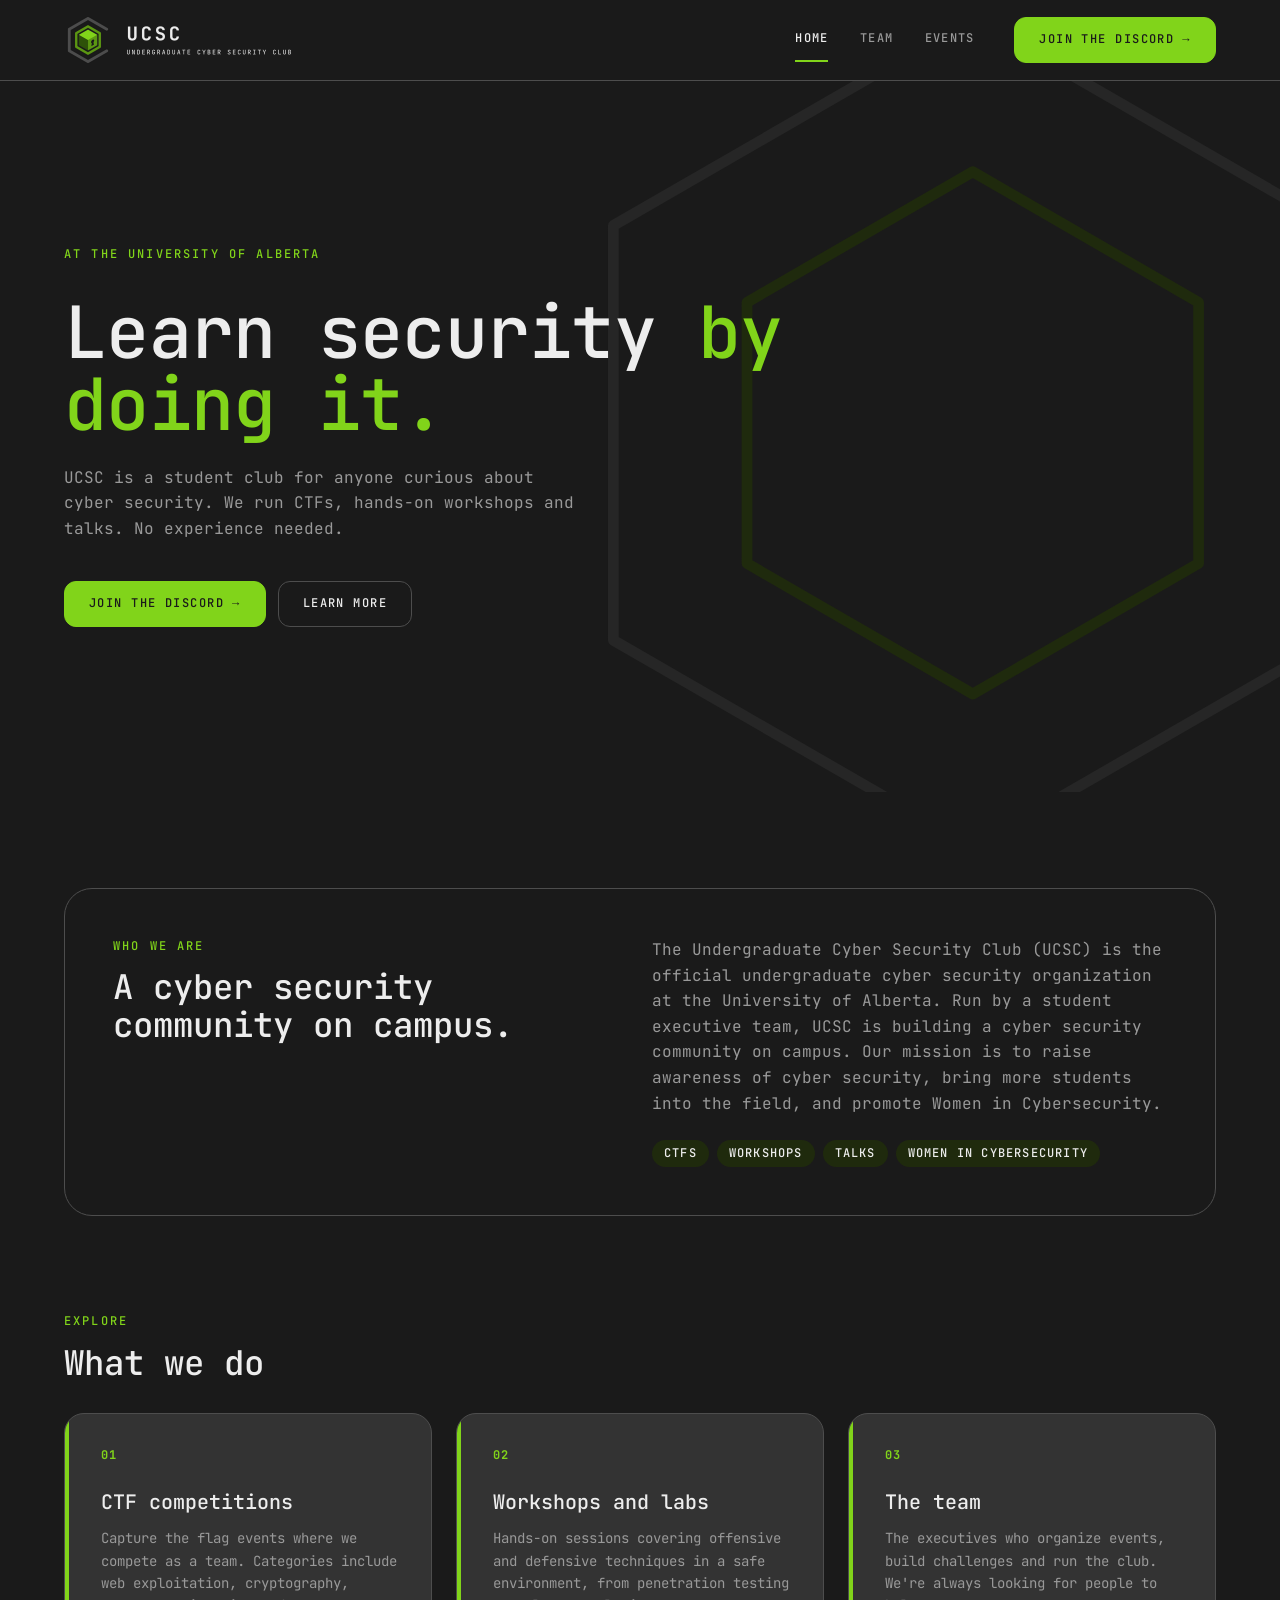
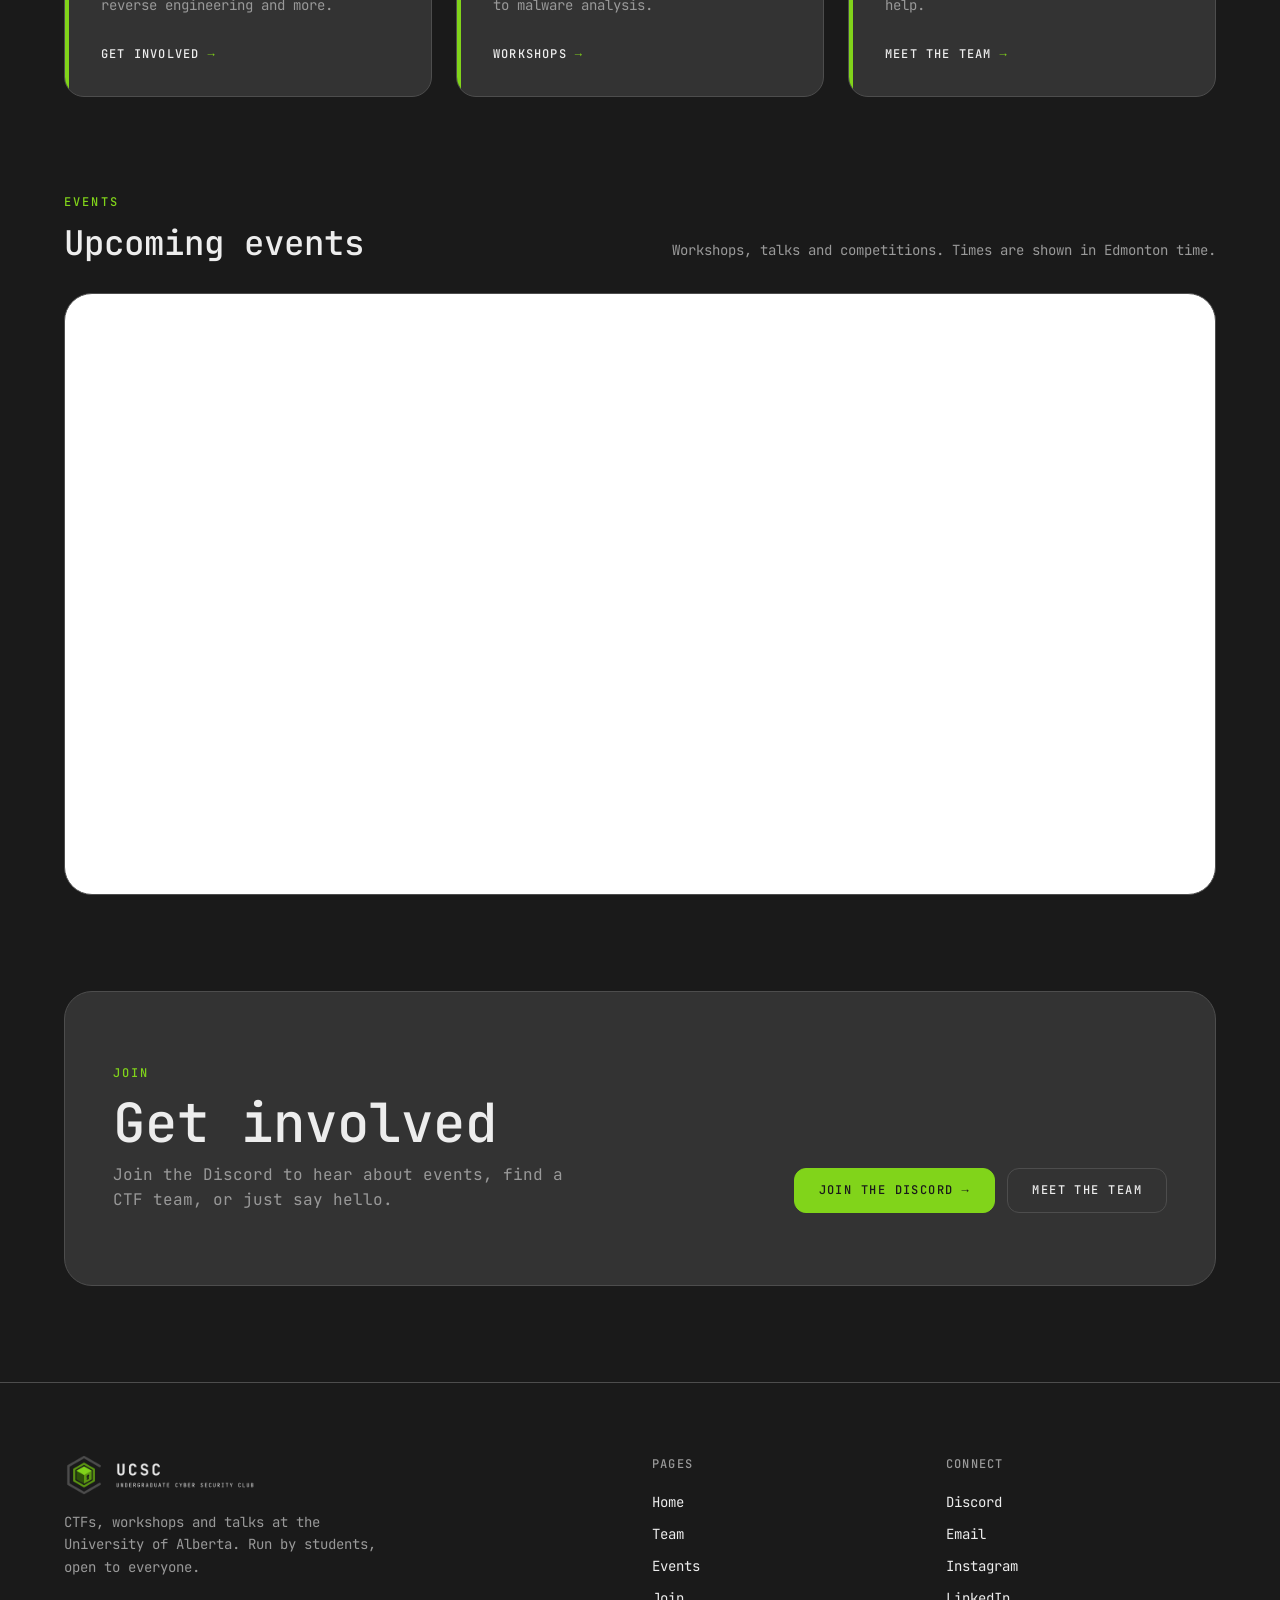
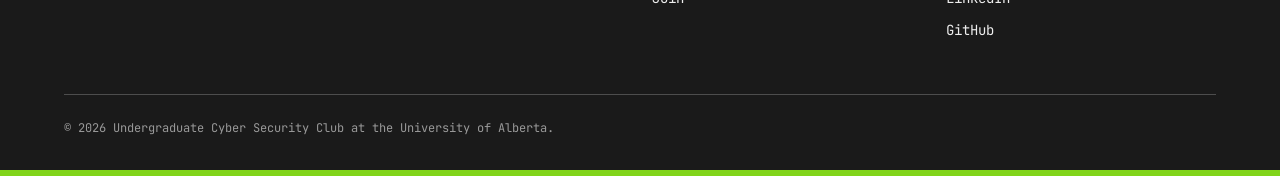
<file: index.html>
<!DOCTYPE html>
<html lang="en">
<head>
  <meta charset="UTF-8">
  <meta name="viewport" content="width=device-width, initial-scale=1.0">
  <title>UCSC — Undergraduate Cyber Security Club</title>
  <meta name="description" content="UCSC, the Undergraduate Cyber Security Club at the University of Alberta. CTFs, workshops and talks, open to all skill levels.">
  <meta name="theme-color" content="#1A1A1A">
  <link rel="icon" type="image/png" sizes="32x32" href="assets/png/mark-default-32.png">
  <link rel="icon" type="image/png" sizes="64x64" href="assets/png/mark-default-64.png">
  <link rel="apple-touch-icon" href="assets/png/mark-default-256.png">
  <link rel="preload" href="assets/fonts/jetbrains-mono-latin.woff2" as="font" type="font/woff2" crossorigin>
  <link rel="stylesheet" href="style.css">
</head>
<body>

  <nav id="navbar">
    <div class="nav-inner">
      <a href="index.html" class="nav-brand">
        <img src="assets/png/lockup-horizontal-2x.png" width="229" height="48" alt="UCSC">
      </a>
      <ul class="nav-links" id="navLinks">
        <li><a href="index.html" class="active">Home</a></li>
        <li><a href="team.html">Team</a></li>
        <li><a href="#events">Events</a></li>
        <li class="nav-cta"><a href="https://discord.gg/hh8DezYDkE" class="btn btn-primary">Join the Discord</a></li>
      </ul>
      <button class="hamburger" id="menuToggle" aria-label="Toggle menu" aria-expanded="false" aria-controls="navLinks">
        <span></span><span></span><span></span>
      </button>
    </div>
  </nav>

  <header class="hero">
    <!-- Brand hexagon outline, geometry and colours copied from branding/Post Backgrounds -->
    <svg class="hero-hex" viewBox="0 0 120 120" aria-hidden="true" focusable="false">
      <g fill="none" stroke-linejoin="round" stroke-linecap="round">
        <polyline points="106.8,33 60,6 13.2,33 13.2,87 60,114 106.8,87" stroke="#262626" stroke-width="1.4"/>
        <polygon points="60,26 30.6,43 30.6,77 60,94 89.4,77 89.4,43" stroke="#1F2A0D" stroke-width="1.4"/>
      </g>
    </svg>
    <div class="wrap">
      <div class="hero-copy">
        <span class="eyebrow">At the University of Alberta</span>
        <h1 class="display">Learn security <span class="accent">by doing it.</span></h1>
        <p class="lede">UCSC is a student club for anyone curious about cyber security. We run CTFs, hands-on workshops and talks. No experience needed.</p>
        <div class="btn-group">
          <a href="https://discord.gg/hh8DezYDkE" class="btn btn-primary">Join the Discord</a>
          <a href="#about" class="btn btn-outline">Learn more</a>
        </div>
      </div>
    </div>
  </header>

  <section id="about" class="reveal">
    <div class="wrap">
      <div class="panel">
        <div class="panel-title">
          <span class="eyebrow">Who we are</span>
          <h2 class="h1">A cyber security community on campus.</h2>
        </div>
        <div class="panel-body">
          <p class="lead">The Undergraduate Cyber Security Club (UCSC) is the official undergraduate cyber security organization at the University of Alberta. Run by a student executive team, UCSC is building a cyber security community on campus. Our mission is to raise awareness of cyber security, bring more students into the field, and promote Women in Cybersecurity.</p>
          <ul class="pill-list">
            <li class="pill">CTFs</li>
            <li class="pill">Workshops</li>
            <li class="pill">Talks</li>
            <li class="pill">Women in Cybersecurity</li>
          </ul>
        </div>
      </div>
    </div>
  </section>

  <section id="explore" class="reveal">
    <div class="wrap">
      <div class="section-head">
        <span class="eyebrow">Explore</span>
        <h2 class="h1">What we do</h2>
      </div>
      <div class="cards">
        <a href="#join" class="card">
          <span class="card-num">01</span>
          <h3 class="h2">CTF competitions</h3>
          <p>Capture the flag events where we compete as a team. Categories include web exploitation, cryptography, reverse engineering and more.</p>
          <span class="card-link">Get involved</span>
        </a>
        <a href="#events" class="card">
          <span class="card-num">02</span>
          <h3 class="h2">Workshops and labs</h3>
          <p>Hands-on sessions covering offensive and defensive techniques in a safe environment, from penetration testing to malware analysis.</p>
          <span class="card-link">Workshops</span>
        </a>
        <a href="team.html" class="card">
          <span class="card-num">03</span>
          <h3 class="h2">The team</h3>
          <p>The executives who organize events, build challenges and run the club. We're always looking for people to help.</p>
          <span class="card-link">Meet the team</span>
        </a>
      </div>
    </div>
  </section>

  <section id="events" class="reveal">
    <div class="wrap">
      <div class="section-head split">
        <div class="section-title">
          <span class="eyebrow">Events</span>
          <h2 class="h1">Upcoming events</h2>
        </div>
        <p>Workshops, talks and competitions. Times are shown in Edmonton time.</p>
      </div>
      <!--
        Google Calendar embed.
        Set data-calendar-id to the club calendar's ID
        (Google Calendar → Settings → the calendar → "Integrate calendar" → Calendar ID).
        The calendar must be public: "Access permissions" → "Make available to public".
      -->
      <div class="calendar" id="calendar" data-calendar-id="chads@ualberta.ca" data-timezone="America/Edmonton">
        <iframe id="calendarFrame" title="UCSC events calendar" hidden></iframe>
        <p class="calendar-empty" id="calendarEmpty" hidden>The events calendar isn't connected yet.</p>
      </div>
    </div>
  </section>

  <div class="cta-section reveal" id="join">
    <div class="wrap">
      <div class="cta-banner">
        <div class="cta-copy">
          <span class="eyebrow">Join</span>
          <h2 class="h1">Get involved</h2>
          <p>Join the Discord to hear about events, find a CTF team, or just say hello.</p>
        </div>
        <div class="btn-group">
          <a href="https://discord.gg/hh8DezYDkE" class="btn btn-primary">Join the Discord</a>
          <a href="team.html" class="btn btn-outline">Meet the team</a>
        </div>
      </div>
    </div>
  </div>

  <footer>
    <div class="wrap footer-inner">
      <div class="footer-about">
        <a href="index.html" class="footer-brand">
          <img src="assets/png/lockup-horizontal-2x.png" width="229" height="48" alt="UCSC">
        </a>
        <p>CTFs, workshops and talks at the University of Alberta. Run by students, open to everyone.</p>
      </div>
      <div class="footer-col">
        <span class="label">Pages</span>
        <ul>
          <li><a href="index.html">Home</a></li>
          <li><a href="team.html">Team</a></li>
          <li><a href="index.html#events">Events</a></li>
          <li><a href="index.html#join">Join</a></li>
        </ul>
      </div>
      <div class="footer-col">
        <span class="label">Connect</span>
        <ul>
          <li><a href="https://discord.gg/hh8DezYDkE">Discord</a></li>
          <li><a href="mailto:ucsc@ualberta.ca">Email</a></li>
          <li><a href="https://www.instagram.com/ucsc_ualberta/">Instagram</a></li>
          <li><a href="https://www.linkedin.com/company/ucsc-ualberta">LinkedIn</a></li>
          <li><a href="https://github.com/UCSC-UAlberta">GitHub</a></li>
        </ul>
      </div>
      <p class="copyright">© 2026 Undergraduate Cyber Security Club at the University of Alberta.</p>
    </div>
  </footer>

  <script src="site.js"></script>
</body>
</html>
</file>
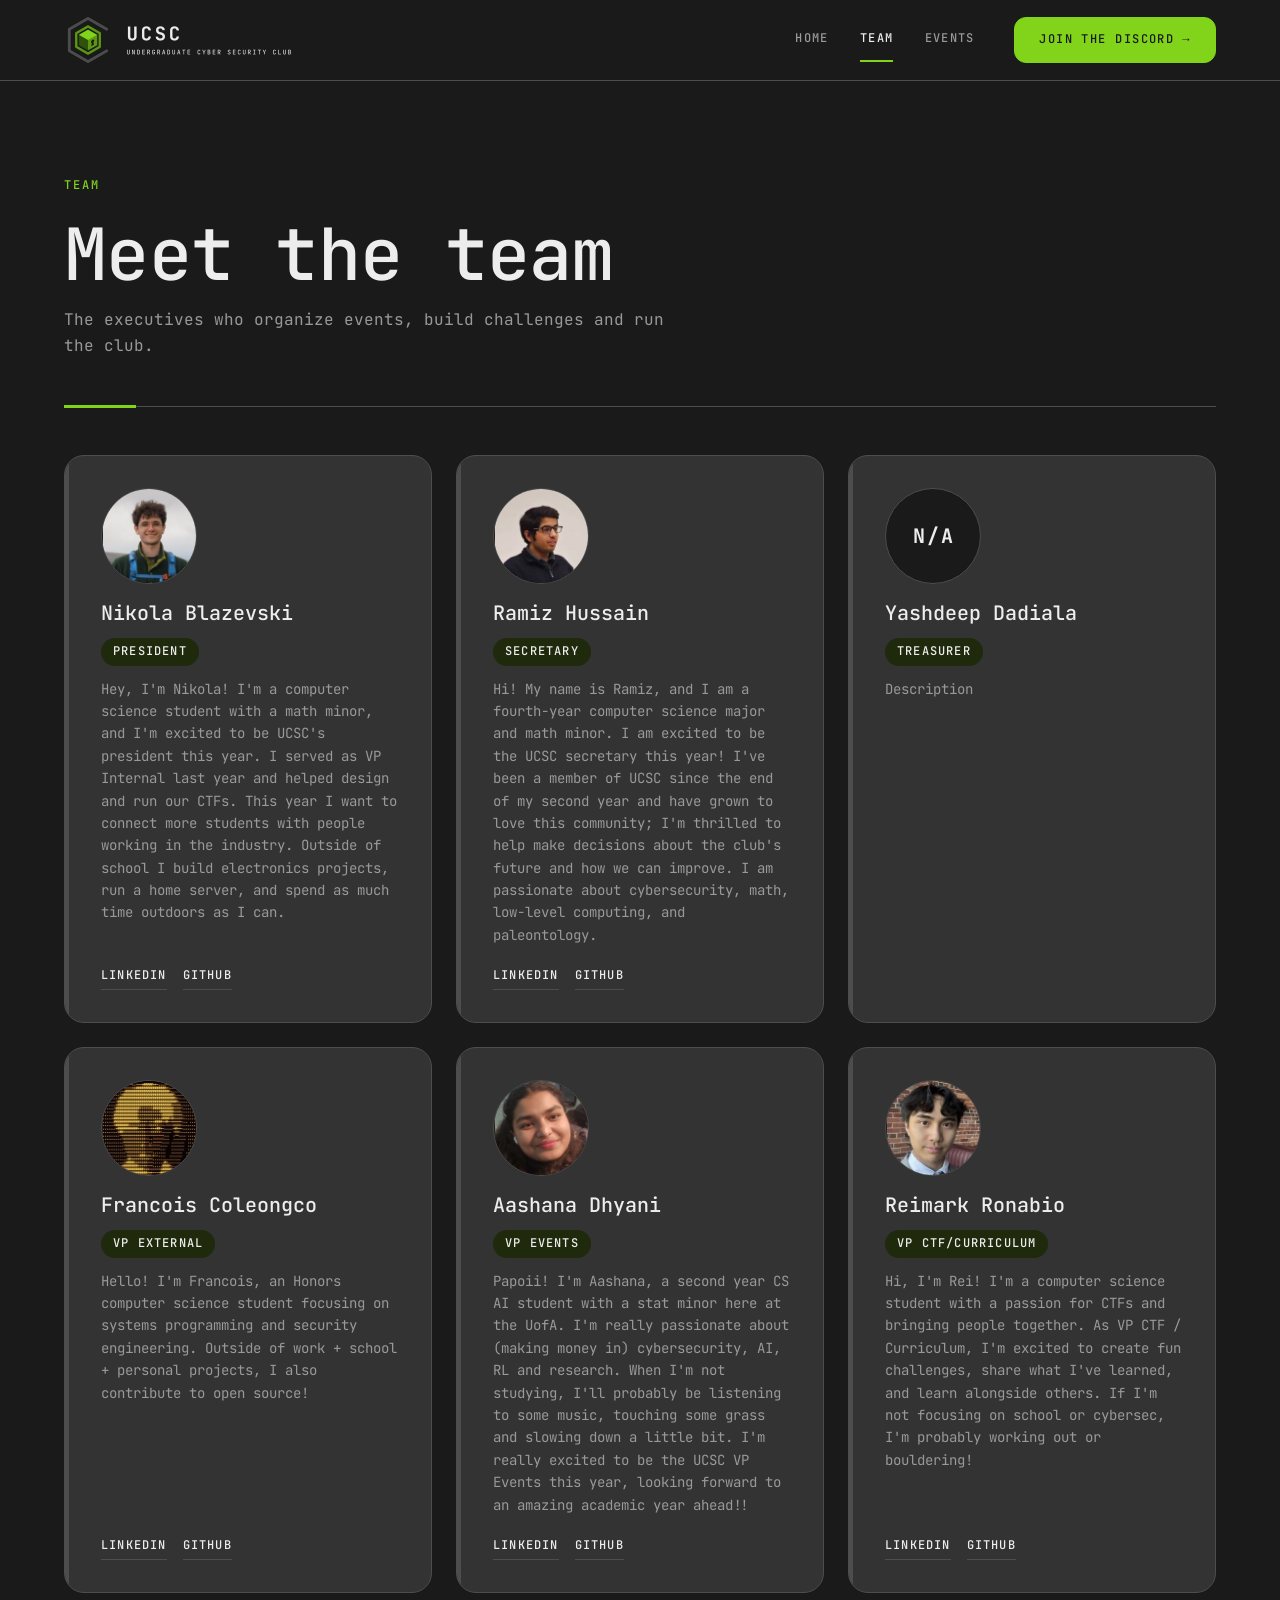
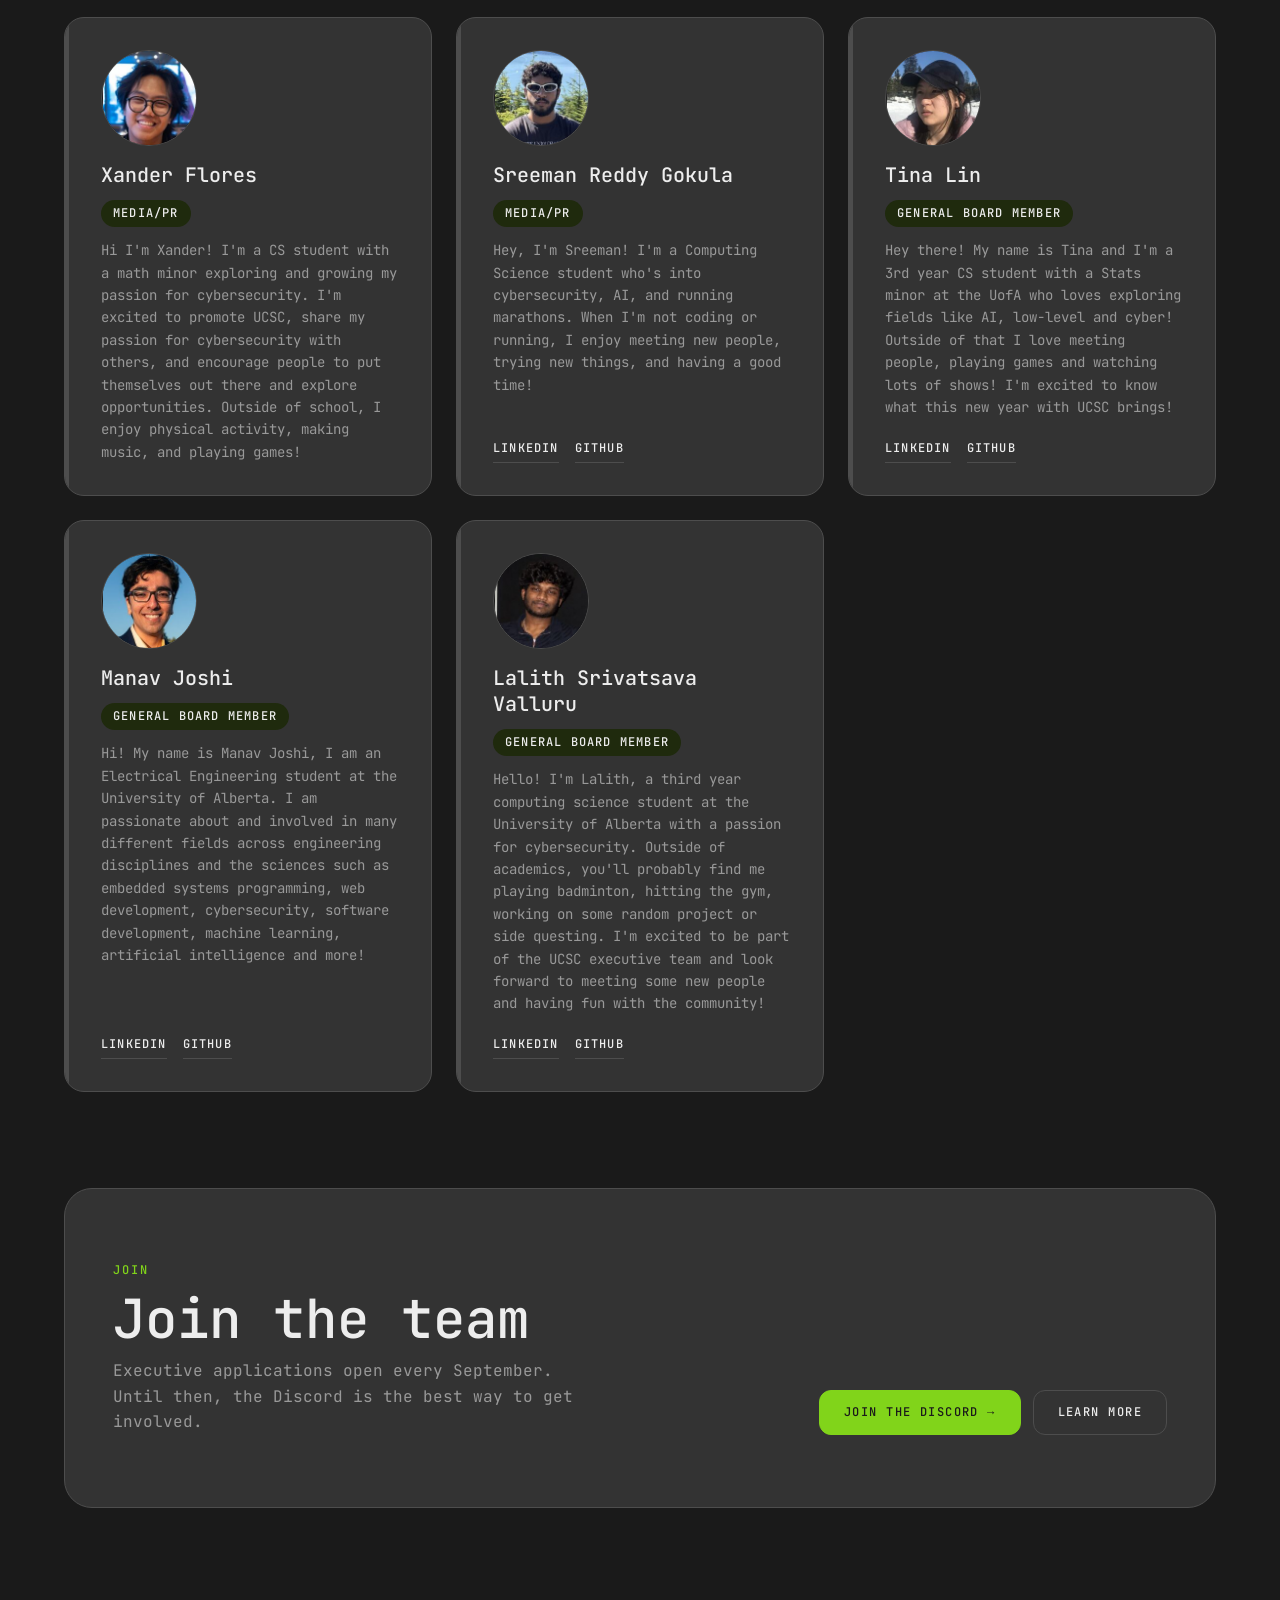
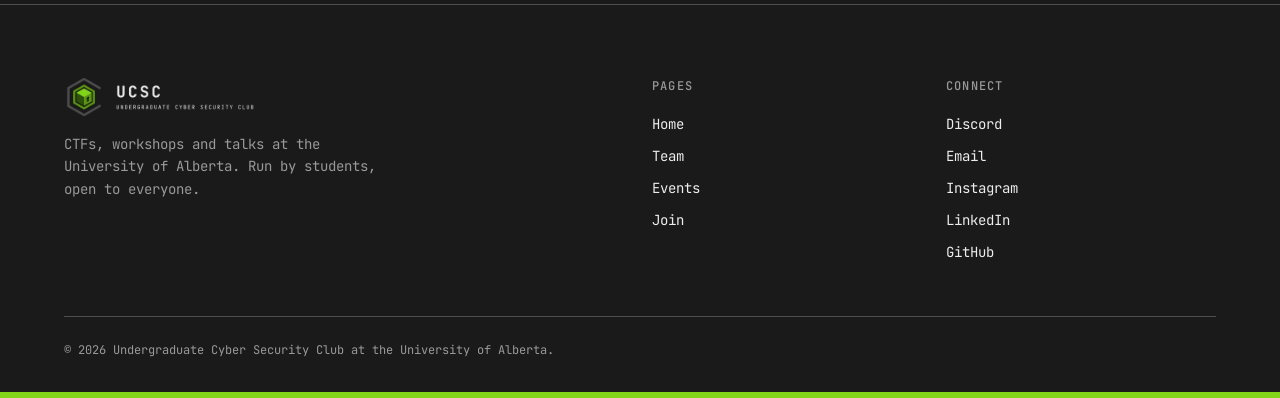
<file: team.html>
<!DOCTYPE html>
<html lang="en">
<head>
  <meta charset="UTF-8">
  <meta name="viewport" content="width=device-width, initial-scale=1.0">
  <title>Team — UCSC</title>
  <meta name="description" content="The UCSC executive team.">
  <meta name="theme-color" content="#1A1A1A">
  <link rel="icon" type="image/png" sizes="32x32" href="assets/png/mark-default-32.png">
  <link rel="icon" type="image/png" sizes="64x64" href="assets/png/mark-default-64.png">
  <link rel="apple-touch-icon" href="assets/png/mark-default-256.png">
  <link rel="preload" href="assets/fonts/jetbrains-mono-latin.woff2" as="font" type="font/woff2" crossorigin>
  <link rel="stylesheet" href="style.css">
</head>
<body>

  <nav id="navbar">
    <div class="nav-inner">
      <a href="index.html" class="nav-brand">
        <img src="assets/png/lockup-horizontal-2x.png" width="229" height="48" alt="UCSC">
      </a>
      <ul class="nav-links" id="navLinks">
        <li><a href="index.html">Home</a></li>
        <li><a href="team.html" class="active">Team</a></li>
        <li><a href="index.html#events">Events</a></li>
        <li class="nav-cta"><a href="https://discord.gg/hh8DezYDkE" class="btn btn-primary">Join the Discord</a></li>
      </ul>
      <button class="hamburger" id="menuToggle" aria-label="Toggle menu" aria-expanded="false" aria-controls="navLinks">
        <span></span><span></span><span></span>
      </button>
    </div>
  </nav>

  <header class="page-header">
    <div class="wrap">
      <span class="eyebrow">Team</span>
      <h1>Meet the team</h1>
      <p>The executives who organize events, build challenges and run the club.</p>
      <div class="rule" aria-hidden="true"></div>
    </div>
  </header>

  <main class="wrap">
    <div class="team-grid">
      <div class="team-card reveal">
        <div class="team-avatar" aria-hidden="true"><img src="assets/team/nikola-blazevski.jpg" alt="" width="72" height="72" loading="lazy" decoding="async"></div>
        <h2 class="h2">Nikola Blazevski</h2>
        <span class="pill team-role">President</span>
        <p class="team-bio">Hey, I'm Nikola! I'm a computer science student with a math minor, and I'm excited to be UCSC's president this year. I served as VP Internal last year and helped design and run our CTFs. This year I want to connect more students with people working in the industry. Outside of school I build electronics projects, run a home server, and spend as much time outdoors as I can.</p>
        <div class="team-links">
          <a href="https://www.linkedin.com/in/nikola-blazevski7" target="_blank" rel="noopener">LinkedIn</a>
          <a href="https://github.com/Nikola-Blazevski" target="_blank" rel="noopener">GitHub</a>
        </div>
      </div>

      <div class="team-card reveal">
        <div class="team-avatar" aria-hidden="true"><img src="assets/team/ramiz-hussain.jpg" alt="" width="72" height="72" loading="lazy" decoding="async"></div>
        <h2 class="h2">Ramiz Hussain</h2>
        <span class="pill team-role">Secretary</span>
        <p class="team-bio">Hi! My name is Ramiz, and I am a fourth-year computer science major and math minor. I am excited to be the UCSC secretary this year! I've been a member of UCSC since the end of my second year and have grown to love this community; I'm thrilled to help make decisions about the club's future and how we can improve. I am passionate about cybersecurity, math, low-level computing, and paleontology.</p>
        <div class="team-links">
          <a href="https://www.linkedin.com/in/ramiz-hussain" target="_blank" rel="noopener">LinkedIn</a>
          <a href="https://github.com/RamizHHH" target="_blank" rel="noopener">GitHub</a>
        </div>
      </div>

      <div class="team-card reveal">
        <div class="team-avatar" aria-hidden="true">N/A</div>
        <h2 class="h2">Yashdeep Dadiala</h2>
        <span class="pill team-role">Treasurer</span>
        <p class="team-bio">Description</p>
      </div>

      <div class="team-card reveal">
        <div class="team-avatar" aria-hidden="true"><img src="assets/team/francois-coleongco.jpg" alt="" width="72" height="72" loading="lazy" decoding="async"></div>
        <h2 class="h2">Francois Coleongco</h2>
        <span class="pill team-role">VP External</span>
        <p class="team-bio">Hello! I'm Francois, an Honors computer science student focusing on systems programming and security engineering. Outside of work + school + personal projects, I also contribute to open source!</p>
        <div class="team-links">
          <a href="https://www.linkedin.com/in/francois-coleongco" target="_blank" rel="noopener">LinkedIn</a>
          <a href="https://github.com/fr4nsyz" target="_blank" rel="noopener">GitHub</a>
        </div>
      </div>

      <div class="team-card reveal">
        <div class="team-avatar" aria-hidden="true"><img src="assets/team/aashana-dhyani.jpg" alt="" width="72" height="72" loading="lazy" decoding="async"></div>
        <h2 class="h2">Aashana Dhyani</h2>
        <span class="pill team-role">VP Events</span>
        <p class="team-bio">Papoii! I'm Aashana, a second year CS AI student with a stat minor here at the UofA. I'm really passionate about (making money in) cybersecurity, AI, RL and research. When I'm not studying, I'll probably be listening to some music, touching some grass and slowing down a little bit. I'm really excited to be the UCSC VP Events this year, looking forward to an amazing academic year ahead!!</p>
        <div class="team-links">
          <a href="https://www.linkedin.com/in/aashana-dhyani-31b7382b6" target="_blank" rel="noopener">LinkedIn</a>
          <a href="https://github.com/aashana-01" target="_blank" rel="noopener">GitHub</a>
        </div>
      </div>

      <div class="team-card reveal">
        <div class="team-avatar" aria-hidden="true"><img src="assets/team/reimark-ronabio.jpg" alt="" width="72" height="72" loading="lazy" decoding="async"></div>
        <h2 class="h2">Reimark Ronabio</h2>
        <span class="pill team-role">VP CTF/Curriculum</span>
        <p class="team-bio">Hi, I'm Rei! I'm a computer science student with a passion for CTFs and bringing people together. As VP CTF / Curriculum, I'm excited to create fun challenges, share what I've learned, and learn alongside others. If I'm not focusing on school or cybersec, I'm probably working out or bouldering!</p>
        <div class="team-links">
          <a href="https://www.linkedin.com/in/reimark-ronabio-086146253/" target="_blank" rel="noopener">LinkedIn</a>
          <a href="https://github.com/pyhn" target="_blank" rel="noopener">GitHub</a>
        </div>
      </div>

      <div class="team-card reveal">
        <div class="team-avatar" aria-hidden="true"><img src="assets/team/xander-flores.jpg" alt="" width="72" height="72" loading="lazy" decoding="async"></div>
        <h2 class="h2">Xander Flores</h2>
        <span class="pill team-role">Media/PR</span>
        <p class="team-bio">Hi I'm Xander! I'm a CS student with a math minor exploring and growing my passion for cybersecurity. I'm excited to promote UCSC, share my passion for cybersecurity with others, and encourage people to put themselves out there and explore opportunities. Outside of school, I enjoy physical activity, making music, and playing games!</p>
      </div>

      <div class="team-card reveal">
        <div class="team-avatar" aria-hidden="true"><img src="assets/team/sreeman-reddy-gokula.jpg" alt="" width="72" height="72" loading="lazy" decoding="async"></div>
        <h2 class="h2">Sreeman Reddy Gokula</h2>
        <span class="pill team-role">Media/PR</span>
        <p class="team-bio">Hey, I'm Sreeman! I'm a Computing Science student who's into cybersecurity, AI, and running marathons. When I'm not coding or running, I enjoy meeting new people, trying new things, and having a good time!</p>
        <div class="team-links">
          <a href="https://www.linkedin.com/in/sreeman-reddy-gokula-3674b02b5/" target="_blank" rel="noopener">LinkedIn</a>
          <a href="https://github.com/sreeman7" target="_blank" rel="noopener">GitHub</a>
        </div>
      </div>

      <div class="team-card reveal">
        <div class="team-avatar" aria-hidden="true"><img src="assets/team/tina-lin.jpg" alt="" width="72" height="72" loading="lazy" decoding="async"></div>
        <h2 class="h2">Tina Lin</h2>
        <span class="pill team-role">General Board Member</span>
        <p class="team-bio">Hey there! My name is Tina and I'm a 3rd year CS student with a Stats minor at the UofA who loves exploring fields like AI, low-level and cyber! Outside of that I love meeting people, playing games and watching lots of shows! I'm excited to know what this new year with UCSC brings!</p>
        <div class="team-links">
          <a href="https://www.linkedin.com/in/tina-r-lin/" target="_blank" rel="noopener">LinkedIn</a>
          <a href="https://github.com/tinalin0" target="_blank" rel="noopener">GitHub</a>
        </div>
      </div>

      <div class="team-card reveal">
        <div class="team-avatar" aria-hidden="true"><img src="assets/team/manav-joshi.jpg" alt="" width="72" height="72" loading="lazy" decoding="async"></div>
        <h2 class="h2">Manav Joshi</h2>
        <span class="pill team-role">General Board Member</span>
        <p class="team-bio">Hi! My name is Manav Joshi, I am an Electrical Engineering student at the University of Alberta. I am passionate about and involved in many different fields across engineering disciplines and the sciences such as embedded systems programming, web development, cybersecurity, software development, machine learning, artificial intelligence and more!</p>
        <div class="team-links">
          <a href="https://www.linkedin.com/in/mnkjoshi/" target="_blank" rel="noopener">LinkedIn</a>
          <a href="https://github.com/mnkjoshi" target="_blank" rel="noopener">GitHub</a>
        </div>
      </div>

      <div class="team-card reveal">
        <div class="team-avatar" aria-hidden="true"><img src="assets/team/lalith-valluru.jpg" alt="" width="72" height="72" loading="lazy" decoding="async"></div>
        <h2 class="h2">Lalith Srivatsava Valluru</h2>
        <span class="pill team-role">General Board Member</span>
        <p class="team-bio">Hello! I'm Lalith, a third year computing science student at the University of Alberta with a passion for cybersecurity. Outside of academics, you'll probably find me playing badminton, hitting the gym, working on some random project or side questing. I'm excited to be part of the UCSC executive team and look forward to meeting some new people and having fun with the community!</p>
        <div class="team-links">
          <a href="https://www.linkedin.com/in/lalith-valluru" target="_blank" rel="noopener">LinkedIn</a>
          <a href="https://github.com/Vigorous27" target="_blank" rel="noopener">GitHub</a>
        </div>
      </div>
    </div>
  </main>

  <div class="cta-section reveal">
    <div class="wrap">
      <div class="cta-banner">
        <div class="cta-copy">
          <span class="eyebrow">Join</span>
          <h2 class="h1">Join the team</h2>
          <p>Executive applications open every September. Until then, the Discord is the best way to get involved.</p>
        </div>
        <div class="btn-group">
          <a href="https://discord.gg/hh8DezYDkE" class="btn btn-primary">Join the Discord</a>
          <a href="index.html#join" class="btn btn-outline">Learn more</a>
        </div>
      </div>
    </div>
  </div>

  <footer>
    <div class="wrap footer-inner">
      <div class="footer-about">
        <a href="index.html" class="footer-brand">
          <img src="assets/png/lockup-horizontal-2x.png" width="229" height="48" alt="UCSC">
        </a>
        <p>CTFs, workshops and talks at the University of Alberta. Run by students, open to everyone.</p>
      </div>
      <div class="footer-col">
        <span class="label">Pages</span>
        <ul>
          <li><a href="index.html">Home</a></li>
          <li><a href="team.html">Team</a></li>
          <li><a href="index.html#events">Events</a></li>
          <li><a href="index.html#join">Join</a></li>
        </ul>
      </div>
      <div class="footer-col">
        <span class="label">Connect</span>
        <ul>
          <li><a href="https://discord.gg/hh8DezYDkE">Discord</a></li>
          <li><a href="mailto:ucsc@ualberta.ca">Email</a></li>
          <li><a href="https://www.instagram.com/ucsc_ualberta/">Instagram</a></li>
          <li><a href="https://www.linkedin.com/company/ucsc-ualberta">LinkedIn</a></li>
          <li><a href="https://github.com/UCSC-UAlberta">GitHub</a></li>
        </ul>
      </div>
      <p class="copyright">© 2026 Undergraduate Cyber Security Club at the University of Alberta.</p>
    </div>
  </footer>

  <script src="site.js"></script>
</body>
</html>
</file>
<file: style.css>
/* UCSC — site styles
   Follows brand/UCSC-BRAND-SPEC-FOR-AI.md:
   JetBrains Mono 400/500/700 only, brand palette only, no gradients/shadows/glows/blur,
   spacing 4/8/12/16/24/32/48/72/96, radii 999/12/20/28. */

/* JetBrains Mono, self-hosted: one variable file (latin subset from Google Fonts)
   covers 400/500/700, so no third-party font requests. */
@font-face {
  font-family: 'JetBrains Mono';
  font-style: normal;
  font-weight: 100 800;
  font-display: swap;
  src: url('assets/fonts/jetbrains-mono-latin.woff2') format('woff2');
}

:root {
  --bg:        #1A1A1A;
  --surface:   #333333;
  --accent:    #81D41A;
  --accent-dk: #5C9812;
  --accent-bg: #1F2A0D;
  --text:      #EDEDED;
  --text-2:    #999999;
  --border:    #4D4D4D;

  --font: 'JetBrains Mono', ui-monospace, monospace;

  --r-pill: 999px;
  --r-btn: 12px;
  --r-card: 20px;
  --r-container: 28px;

  --max: 1200px;
  --gutter: 24px;
  --margin: 64px;
  --nav-h: 80px;
}

* { margin: 0; padding: 0; box-sizing: border-box; }
html { scroll-behavior: smooth; scroll-padding-top: var(--nav-h); }

body {
  font-family: var(--font);
  font-weight: 400;
  font-size: 14px;
  line-height: 1.6;
  background: var(--bg);
  color: var(--text);
  overflow-x: hidden;
}

img { display: block; max-width: 100%; }
a { color: inherit; }

:focus-visible { outline: 2px solid var(--accent); outline-offset: 4px; border-radius: 4px; }

.wrap {
  max-width: calc(var(--max) + 2 * var(--margin));
  margin: 0 auto;
  padding: 0 var(--margin);
}

/* ── TYPE ── */
.eyebrow {
  font-size: 12px;
  font-weight: 500;
  letter-spacing: 0.18em;
  text-transform: uppercase;
  color: var(--accent);
}
.display {
  font-size: 72px;
  line-height: 1.0;
  font-weight: 500;
  letter-spacing: -0.01em;
}
.accent { color: var(--accent); }
h1, .h1 { font-size: 34px; line-height: 1.1; font-weight: 500; }
h2, .h2 { font-size: 20px; line-height: 1.3; font-weight: 500; }
h3, .h3 { font-size: 14px; line-height: 1.4; font-weight: 500; }
.lede, .lead { font-size: 16px; color: var(--text-2); }
.small { font-size: 12px; line-height: 1.5; }
.label {
  font-size: 12px;
  font-weight: 500;
  letter-spacing: 0.10em;
  text-transform: uppercase;
  color: var(--text-2);
}

/* ── NAV ── */
nav {
  position: fixed;
  top: 0; left: 0; right: 0;
  z-index: 100;
  background: var(--bg);
  border-bottom: 1px solid var(--border);
}
.nav-inner {
  max-width: calc(var(--max) + 2 * var(--margin));
  margin: 0 auto;
  padding: 0 var(--margin);
  height: var(--nav-h);
  display: flex;
  align-items: center;
  justify-content: space-between;
  gap: 24px;
}
.nav-brand { display: flex; align-items: center; text-decoration: none; }
.nav-brand img { height: 48px; width: auto; }

.nav-links { display: flex; align-items: center; gap: 32px; list-style: none; }
.nav-links a:not(.btn) {
  display: inline-flex;
  align-items: center;
  min-height: 44px;
  color: var(--text-2);
  text-decoration: none;
  font-size: 12px;
  font-weight: 500;
  letter-spacing: 0.10em;
  text-transform: uppercase;
  border-bottom: 2px solid transparent;
  transition: color 0.2s, border-color 0.2s;
}
.nav-links a:not(.btn):hover { color: var(--text); }
.nav-links a.active { color: var(--text); border-bottom-color: var(--accent); }
.nav-cta { margin-left: 8px; }

.hamburger {
  display: none;
  width: 44px; height: 44px;
  flex-direction: column;
  align-items: center;
  justify-content: center;
  gap: 4px;
  background: none;
  border: 1px solid var(--border);
  border-radius: var(--r-btn);
  cursor: pointer;
}
.hamburger span { width: 20px; height: 2px; background: var(--text); border-radius: 2px; }

/* ── HERO ── */
.hero {
  position: relative;
  overflow: hidden;
  padding-top: calc(var(--nav-h) + 96px);
  padding-bottom: 96px;
  min-height: min(88vh, 820px);
  display: flex;
  align-items: center;
}
.hero .wrap { position: relative; width: 100%; }
.hero-copy {
  display: flex;
  flex-direction: column;
  align-items: flex-start;
  gap: 24px;
  max-width: 820px;
}
.hero-copy .display { margin-top: 8px; }
.hero-copy .lede { max-width: 52ch; }
.hero-copy .btn-group { margin-top: 16px; }

/* oversized brand hexagon, cropped off the right edge */
.hero-hex {
  position: absolute;
  top: 50%;
  right: -12vw;
  width: min(72vw, 960px);
  height: auto;
  transform: translateY(-46%);
  pointer-events: none;
}

/* ── PAGE HEADER (subpages) ── */
.page-header {
  padding-top: calc(var(--nav-h) + 96px);
  padding-bottom: 48px;
}
.page-header .wrap { display: flex; flex-direction: column; align-items: flex-start; gap: 16px; }
.page-header h1 { font-size: 72px; line-height: 1.0; letter-spacing: -0.01em; margin-top: 8px; }
.page-header p { max-width: 60ch; font-size: 16px; color: var(--text-2); }
/* divider: grey rule led by a short green segment */
.page-header .rule {
  width: 100%;
  height: 1px;
  margin-top: 32px;
  background: var(--border);
  position: relative;
}
.page-header .rule::before {
  content: '';
  position: absolute;
  left: 0; top: -1px;
  width: 72px; height: 3px;
  background: var(--accent);
}

/* ── BUTTONS ── */
.btn-group { display: flex; gap: 12px; flex-wrap: wrap; }
.btn {
  display: inline-flex;
  align-items: center;
  justify-content: center;
  gap: 8px;
  min-height: 44px;
  padding: 12px 24px;
  border-radius: var(--r-btn);
  font-family: var(--font);
  font-size: 12px;
  font-weight: 500;
  letter-spacing: 0.12em;
  text-transform: uppercase;
  text-decoration: none;
  cursor: pointer;
  transition: background-color 0.2s, border-color 0.2s, color 0.2s;
}
.btn-primary {
  background: var(--accent);
  color: var(--bg);
  border: 1.5px solid var(--accent);
}
.btn-primary::after { content: '→'; }
.btn-primary:hover, .btn-primary:active { background: var(--accent-dk); border-color: var(--accent-dk); }
.btn-outline {
  background: transparent;
  color: var(--text);
  border: 1.5px solid var(--border);
}
.btn-outline:hover { border-color: var(--accent); }

/* ── SECTIONS ── */
section { padding: 96px 0 0; }
.section-head {
  display: flex;
  flex-direction: column;
  align-items: flex-start;
  gap: 12px;
  margin-bottom: 32px;
}
.section-head p { max-width: 60ch; color: var(--text-2); }
.section-title { display: flex; flex-direction: column; gap: 12px; }
.section-head.split {
  display: grid;
  grid-template-columns: repeat(12, 1fr);
  column-gap: var(--gutter);
  row-gap: 16px;
  align-items: end;
}
.section-head.split .section-title { grid-column: 1 / span 6; }
.section-head.split > p { grid-column: 7 / span 6; max-width: none; justify-self: end; text-align: right; }

/* ── ABOUT PANEL ── */
.panel {
  border: 1px solid var(--border);
  border-radius: var(--r-container);
  padding: 48px;
  display: grid;
  grid-template-columns: repeat(12, 1fr);
  column-gap: var(--gutter);
  row-gap: 24px;
}
.panel-title { grid-column: 1 / span 5; display: flex; flex-direction: column; gap: 12px; }
.panel-body { grid-column: 7 / span 6; display: flex; flex-direction: column; gap: 24px; }
.pill-list { display: flex; flex-wrap: wrap; gap: 8px; list-style: none; }

/* ── CARDS ── */
.cards {
  display: grid;
  grid-template-columns: repeat(3, 1fr);
  gap: var(--gutter);
}
.card {
  position: relative;
  overflow: hidden;
  background: var(--surface);
  border: 1px solid var(--border);
  border-radius: var(--r-card);
  padding: 32px 32px 32px 36px;
  display: flex;
  flex-direction: column;
  gap: 12px;
  color: var(--text);
  text-decoration: none;
  transition: border-color 0.2s;
}
/* left accent stripe */
.card::before {
  content: '';
  position: absolute;
  left: 0; top: 0; bottom: 0;
  width: 4px;
  background: var(--accent);
}
.card:hover { border-color: var(--text-2); }
.card-num {
  font-size: 12px;
  font-weight: 700;
  letter-spacing: 0.10em;
  color: var(--accent);
  margin-bottom: 12px;
}
.card p { flex: 1; color: var(--text-2); }
.card-link {
  display: inline-flex;
  align-items: center;
  gap: 8px;
  align-self: flex-start;
  color: var(--text);
  font-size: 12px;
  font-weight: 500;
  letter-spacing: 0.10em;
  text-transform: uppercase;
  padding-top: 16px;
}
.card-link::after { content: '→'; color: var(--accent); transition: transform 0.2s; }
.card:hover .card-link::after { transform: translateX(4px); }

/* ── EVENTS (Google Calendar embed) ── */
.calendar {
  background: #FFFFFF;
  border: 1px solid var(--border);
  border-radius: var(--r-container);
  overflow: hidden;
}
.calendar iframe {
  display: block;
  width: 100%;
  height: 600px;
  border: 0;
}
.calendar-empty {
  padding: 48px 32px;
  color: var(--bg);
}

/* ── TEAM ── */
.team-grid {
  display: grid;
  grid-template-columns: repeat(3, 1fr);
  gap: var(--gutter);
}
.team-card {
  position: relative;
  overflow: hidden;
  background: var(--surface);
  border: 1px solid var(--border);
  border-radius: var(--r-card);
  padding: 32px 32px 32px 36px;
  display: flex;
  flex-direction: column;
  gap: 12px;
  transition: border-color 0.2s;
}
.team-card::before {
  content: '';
  position: absolute;
  left: 0; top: 0; bottom: 0;
  width: 4px;
  background: var(--border);
  transition: background-color 0.2s;
}
/* stripe stays grey until hover so eleven cards don't flood the page with green */
.team-card:hover { border-color: var(--text-2); }
.team-card:hover::before { background: var(--accent); }
.team-avatar {
  width: 96px; height: 96px;
  border-radius: var(--r-pill);
  background: var(--bg);
  border: 1px solid var(--border);
  overflow: hidden;
  display: flex;
  align-items: center;
  justify-content: center;
  font-size: 20px;
  font-weight: 700;
  letter-spacing: 0.10em;
  padding-left: 0.05em;
  color: var(--text);
  margin-bottom: 4px;
}
.team-avatar img { width: 100%; height: 100%; object-fit: cover; display: block; }
.team-role { align-self: flex-start; }
.team-bio { flex: 1; color: var(--text-2); }
.team-links { display: flex; gap: 16px; padding-top: 4px; }
.team-links a {
  font-size: 12px;
  font-weight: 500;
  letter-spacing: 0.10em;
  text-transform: uppercase;
  text-decoration: none;
  color: var(--text);
  padding: 4px 0;
  border-bottom: 1px solid var(--border);
}
.team-links a:hover { border-bottom-color: var(--accent); }

/* ── PILL / TAG ── */
.pill {
  display: inline-flex;
  align-items: center;
  padding: 4px 12px;
  border-radius: var(--r-pill);
  background: var(--accent-bg);
  color: var(--text);
  font-size: 12px;
  font-weight: 500;
  letter-spacing: 0.10em;
  text-transform: uppercase;
}

/* ── CTA ── */
.cta-section { padding: 96px 0; }
.cta-banner {
  position: relative;
  overflow: hidden;
  background: var(--surface);
  border: 1px solid var(--border);
  border-radius: var(--r-container);
  padding: 72px 48px;
  display: grid;
  grid-template-columns: 1fr auto;
  align-items: end;
  gap: 32px;
}
.cta-copy { display: flex; flex-direction: column; gap: 12px; max-width: 60ch; }
.cta-copy .h1 { font-size: 54px; line-height: 1.0; }
.cta-copy p { font-size: 16px; color: var(--text-2); }

/* ── FOOTER ── */
footer {
  border-top: 1px solid var(--border);
  padding: 72px 0 0;
  /* brand bottom bar */
  border-bottom: 6px solid var(--accent);
}
.footer-inner {
  display: grid;
  grid-template-columns: repeat(12, 1fr);
  column-gap: var(--gutter);
  row-gap: 48px;
}
.footer-about { grid-column: 1 / span 5; display: flex; flex-direction: column; gap: 16px; }
.footer-about p { color: var(--text-2); max-width: 40ch; }
.footer-brand { align-self: flex-start; }
.footer-brand img { height: 40px; width: auto; }
.footer-col { grid-column: span 3; display: flex; flex-direction: column; gap: 12px; }
.footer-about + .footer-col { grid-column: 7 / span 3; }
.footer-col ul { list-style: none; display: flex; flex-direction: column; }
.footer-col a {
  display: inline-flex;
  align-items: center;
  min-height: 32px;
  color: var(--text);
  text-decoration: none;
  transition: color 0.2s;
}
.footer-col a:hover { color: var(--accent); }
.copyright {
  grid-column: 1 / -1;
  color: var(--text-2);
  font-size: 12px;
  border-top: 1px solid var(--border);
  padding: 24px 0 32px;
}

/* ── REVEAL (optional motion) ── */
.reveal { opacity: 0; transform: translateY(16px); transition: opacity 0.5s ease, transform 0.5s ease; }
.reveal.visible { opacity: 1; transform: none; }
.hero-copy > * { animation: rise 0.6s ease both; }
.hero-copy > :nth-child(2) { animation-delay: 0.08s; }
.hero-copy > :nth-child(3) { animation-delay: 0.16s; }
.hero-copy > :nth-child(4) { animation-delay: 0.24s; }
@keyframes rise { from { opacity: 0; transform: translateY(16px); } to { opacity: 1; transform: none; } }

@media (prefers-reduced-motion: reduce) {
  html { scroll-behavior: auto; }
  .reveal { opacity: 1; transform: none; transition: none; }
  .hero-copy > * { animation: none; }
  * { transition: none !important; }
}

/* ── RESPONSIVE ── */
@media (max-width: 1024px) {
  :root { --margin: 32px; }
  .display, .page-header h1 { font-size: 54px; }
  .cards, .team-grid { grid-template-columns: repeat(2, 1fr); }
  .panel-title, .panel-body { grid-column: 1 / -1; }
  .hero-hex { right: -24vw; width: 88vw; opacity: 0.8; }
}

@media (max-width: 768px) {
  :root { --margin: 16px; --nav-h: 64px; }
  .nav-brand img { height: 40px; }
  .nav-links { display: none; }
  .hamburger { display: flex; }
  .nav-links.open {
    display: flex;
    flex-direction: column;
    align-items: stretch;
    gap: 4px;
    position: absolute;
    top: var(--nav-h); left: 0; right: 0;
    background: var(--bg);
    border-bottom: 1px solid var(--border);
    padding: 16px;
  }
  .nav-cta { margin: 12px 0 0; }
  .nav-cta .btn { width: 100%; }

  .display, .page-header h1 { font-size: 40px; line-height: 1.05; }
  .hero { min-height: 0; padding-top: calc(var(--nav-h) + 72px); padding-bottom: 72px; }
  .hero-hex { top: auto; bottom: -24px; right: -40vw; width: 120vw; transform: none; }
  .page-header { padding-top: calc(var(--nav-h) + 72px); }

  section { padding-top: 72px; }
  .cards, .team-grid { grid-template-columns: 1fr; }
  .section-head.split { display: flex; flex-direction: column; align-items: flex-start; }
  .section-head.split > p { text-align: left; }
  .panel { padding: 32px 24px; }
  .card, .team-card { padding: 24px 24px 24px 28px; }
  .calendar iframe { height: 560px; }

  .cta-section { padding: 72px 0; }
  .cta-banner { grid-template-columns: 1fr; align-items: start; padding: 48px 24px; }
  .cta-copy .h1 { font-size: 34px; line-height: 1.1; }

  .footer-about, .footer-col, .footer-about + .footer-col { grid-column: 1 / -1; }
  .footer-inner { row-gap: 32px; }
}
</file>
